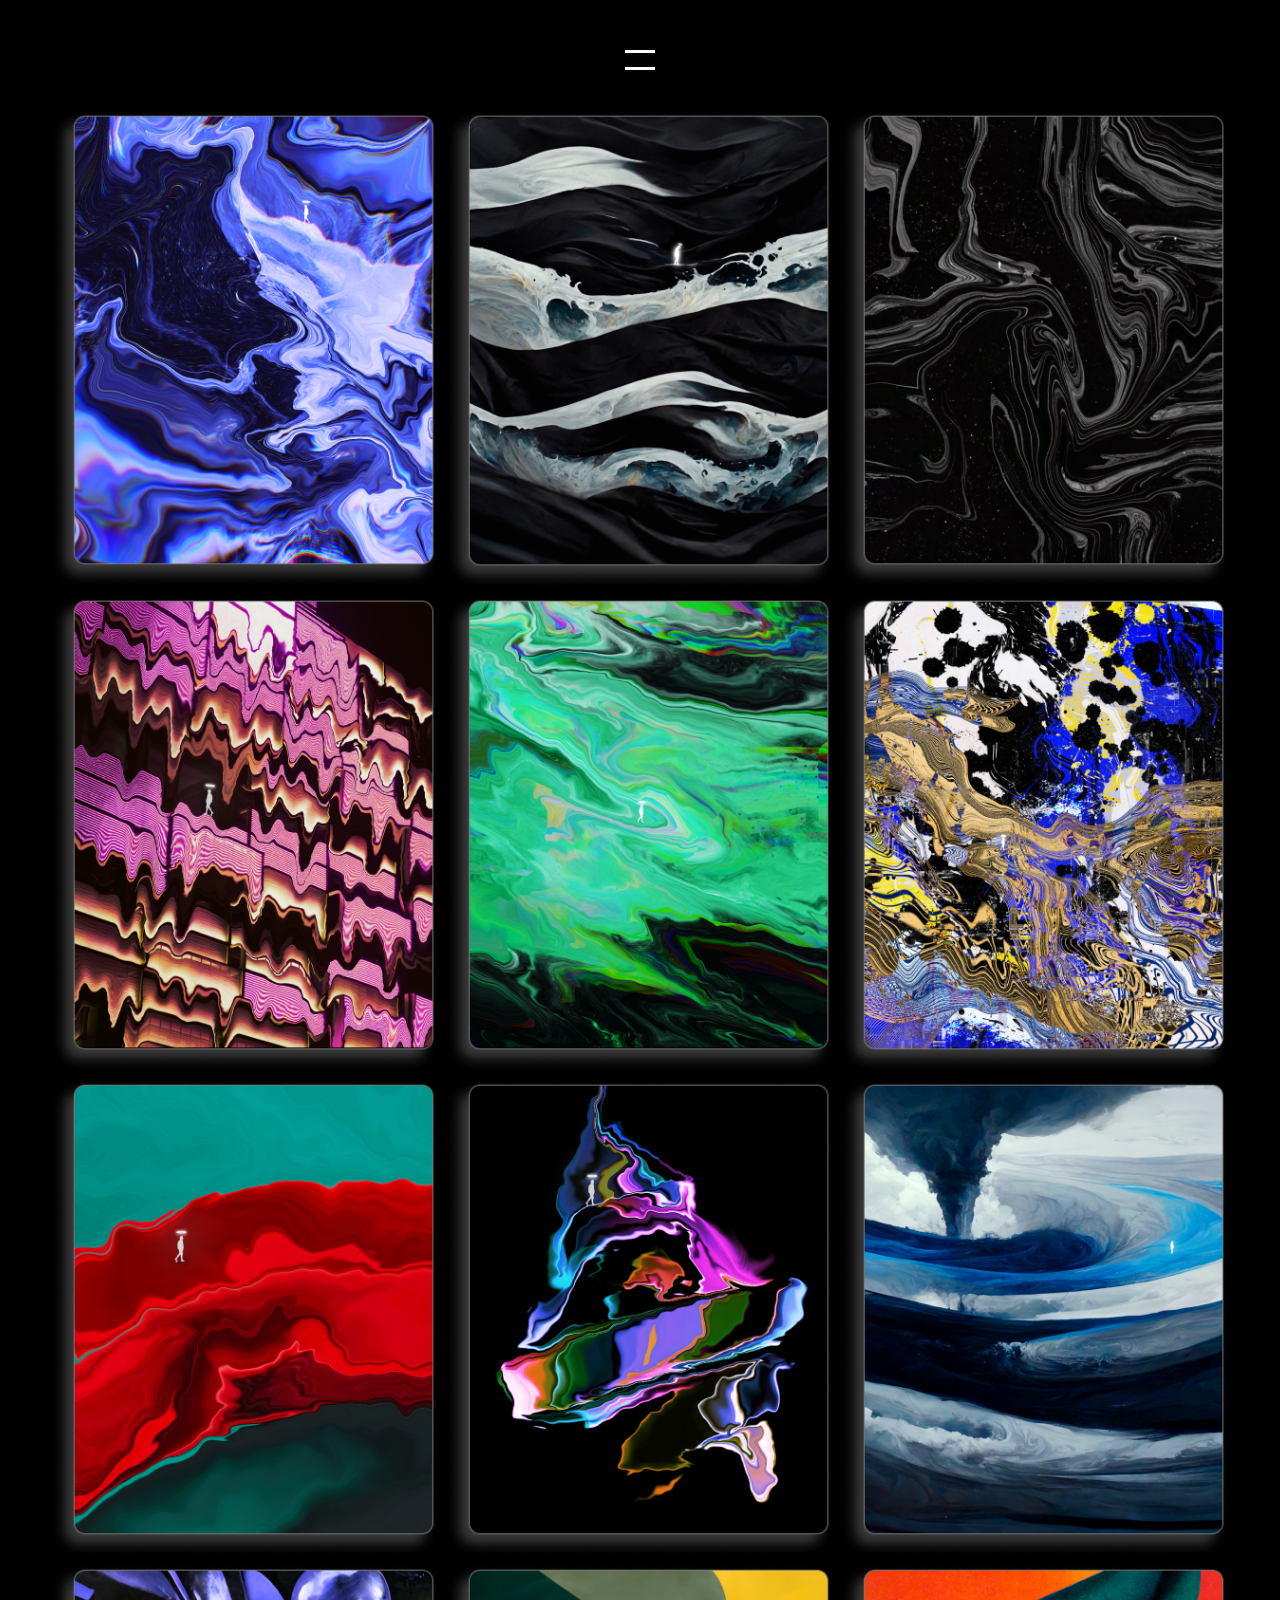
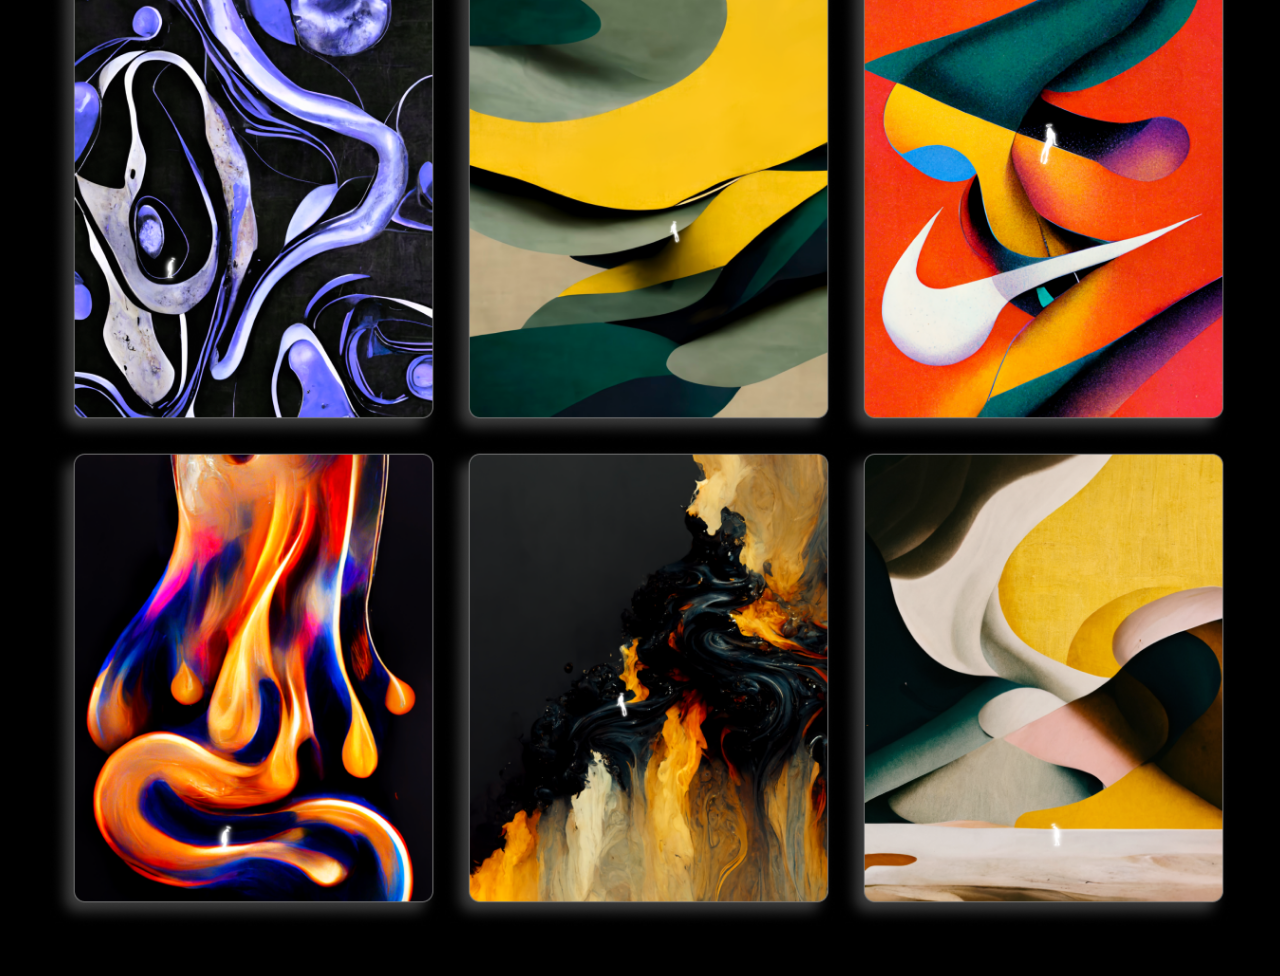
<file: season1.html>
<!DOCTYPE html>
<html lang="en">
<head>
    <meta charset="UTF-8">
    <meta name="viewport" content="width=device-width, initial-scale=1.0">
    <link rel="icon" href="Images/av-favi.png" type="image/x-icon">
    <title>Abstraverse - Season 1</title>
    <link rel="stylesheet" href="s1styles.css">
</head>
<body>
    <div id="menuIcon">
        <div class="bar"></div>
        <div class="bar"></div>
    </div>
    <div id="menuOverlay" class="hidden">
        <nav>
            <a href="index.html">Home</a>
            <a href="mission-statement.html">Core Ethos</a>
            <a href="streaming-ai.html">Streaming AI</a>
            <a href="club-content.html">Club Content</a>
            <a href="club-fashion.html">Club Fashion</a>
            <a href="about.html">About</a>
        </nav>
    </div>
    <main>
        <section class="image-grid">
            <img src="Images/av-1.png" alt="Image 1">
            <img src="Images/av-2.png" alt="Image 2">
            <img src="Images/av-3.png" alt="Image 3">
            <img src="Images/av-4.png" alt="Image 4">
            <img src="Images/av-5.png" alt="Image 5">
            <img src="Images/av-6.png" alt="Image 6">
            <img src="Images/av-7.png" alt="Image 7">
            <img src="Images/av-8.png" alt="Image 8">
            <img src="Images/av-9.png" alt="Image 9">
            <img src="Images/av-10.png" alt="Image 10">
            <img src="Images/av-11.png" alt="Image 11">
            <img src="Images/av-12.png" alt="Image 12">
            <img src="Images/av-13.png" alt="Image 13">
            <img src="Images/av-14.png" alt="Image 14">
            <img src="Images/av-15.png" alt="Image 15">
            <!-- Add more images as needed -->
        </section>
    </main>
    <script src="scripts.js"></script>
</body>
</html>
</file>
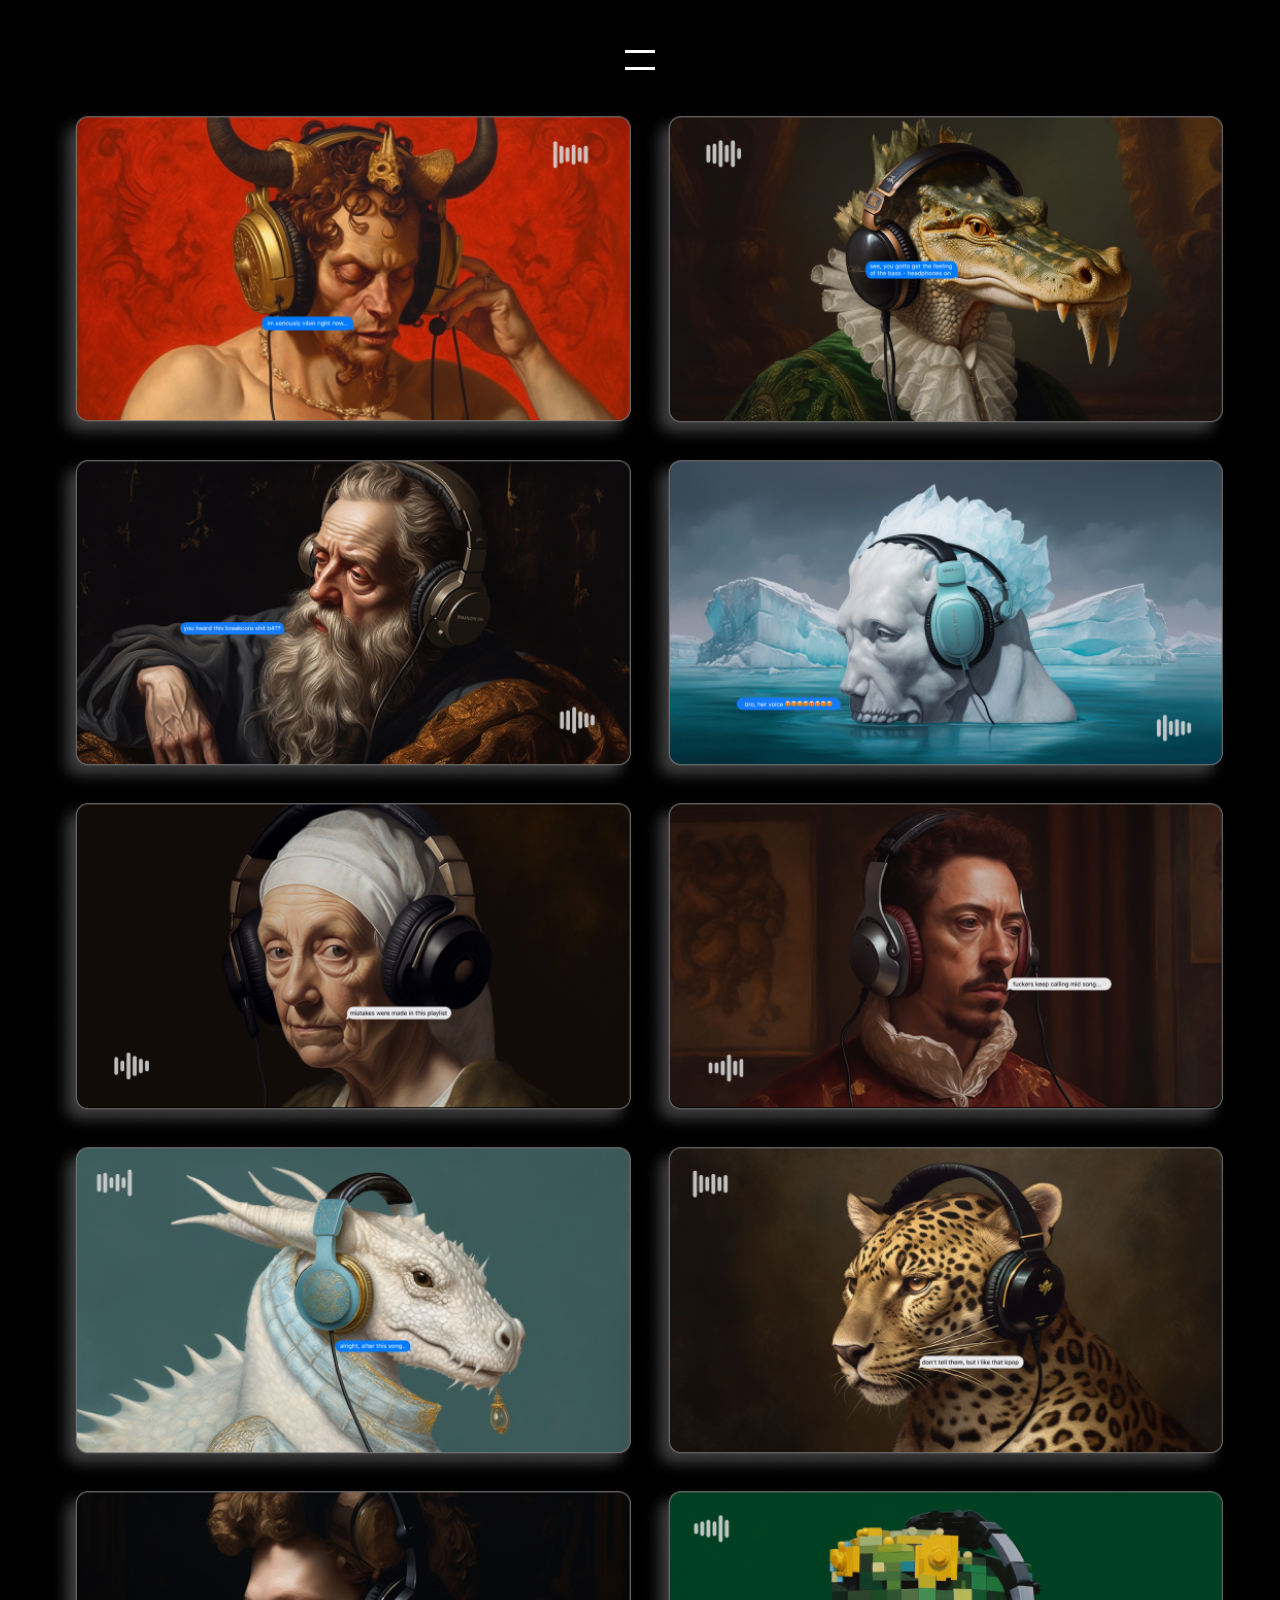
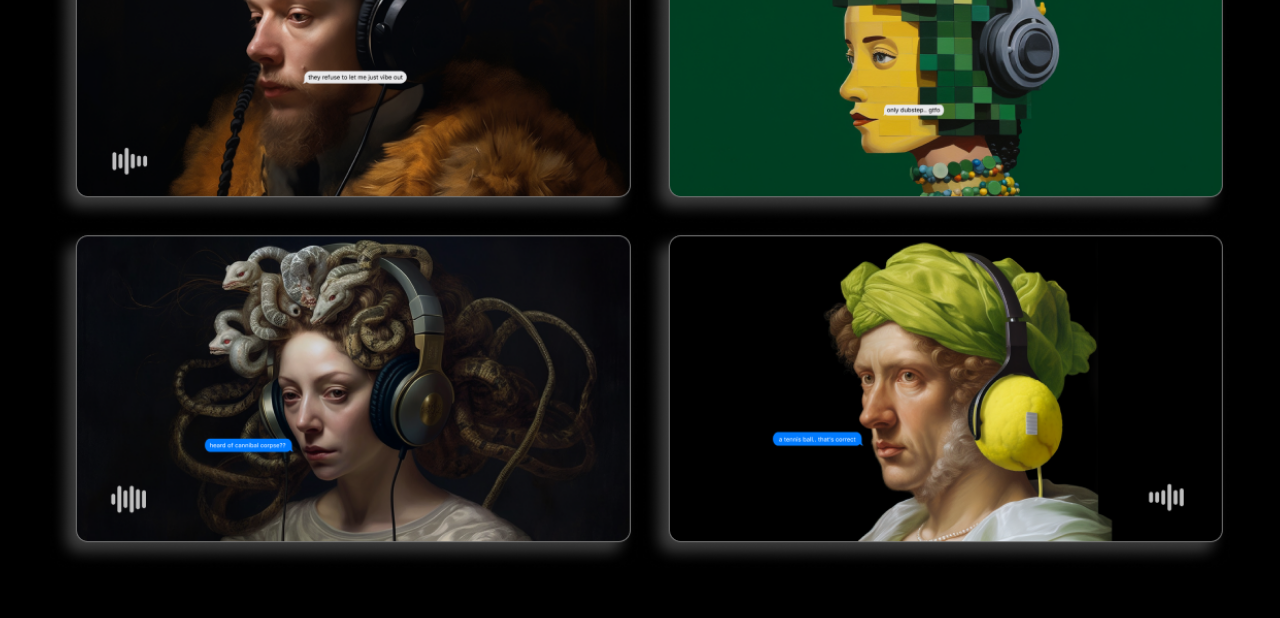
<file: streaming-ai.html>
<!DOCTYPE html>
<html lang="en">
<head>
    <meta charset="UTF-8">
    <meta name="viewport" content="width=device-width, initial-scale=1.0">
    <link rel="icon" href="Images/av-favi.png" type="image/x-icon">
    <title>Abstraverse - Streaming AI</title>
    <link rel="stylesheet" href="aistyles.css">
</head>
<body>
    <div id="menuIcon">
        <div class="bar"></div>
        <div class="bar"></div>
    </div>
    <div id="menuOverlay" class="hidden">
        <nav>
            <a href="index.html">Home</a>
            <a href="mission-statement.html">Core Ethos</a>
            <a href="season1.html">Season 1</a>
            <a href="club-content.html">Club Content</a>
            <a href="club-fashion.html">Club Fashion</a>
            <a href="about.html">About</a>
        </nav>
    </div>
    <main>
        <section class="image-grid">
            <img src="Images/ai-1.png" alt="Image 1">
            <img src="Images/ai-2.png" alt="Image 2">
            <img src="Images/ai-3.png" alt="Image 3">
            <img src="Images/ai-4.png" alt="Image 4">
            <img src="Images/ai-5.png" alt="Image 5">
            <img src="Images/ai-6.png" alt="Image 6">
            <img src="Images/ai-7.png" alt="Image 7">
            <img src="Images/ai-8.png" alt="Image 8">
            <img src="Images/ai-9.png" alt="Image 9">
            <img src="Images/ai-10.png" alt="Image 10">
            <img src="Images/ai-11.png" alt="Image 11">
            <img src="Images/ai-12.png" alt="Image 12">
            <!-- Add more images as needed -->
        </section>
    </main>
    <script src="scripts.js"></script>
</body>
</html>
</file>
<file: s1styles.css>
body {
    margin: 0;
    padding: 0;
    font-family: 'Inter', sans-serif;
    background-color: black;
    color: white;
    display: flex;
    flex-direction: column;
    min-height: 100vh;
}

main {
    padding: 50px;
    display: flex;
    justify-content: center;
    align-items: center;
    flex-grow: 1;
}

#menuIcon {
    display: flex;
    flex-direction: column;
    justify-content: space-between;
    width: 30px;
    height: 20px;
    position: absolute;
    top: 50px;
    left: 50%;
    transform: translateX(-50%);
    cursor: pointer;
    z-index: 10;
}

.bar {
    width: 100%;
    height: 3px;
    background-color: white;
}

#menuOverlay {
    position: fixed;
    top: 0;
    left: 0;
    width: 100%;
    height: 100%;
    background-color: rgba(0, 0, 0, 0.8);
    display: flex;
    justify-content: center;
    align-items: center;
    border: 4px solid white;
    box-shadow: 0 0 15px #ADADAD;
    z-index: 5;
}

#menuOverlay.hidden {
    display: none;
}

nav {
    display: flex;
    flex-direction: column;
    gap: 15px;
    font-family: 'SF UI Text', sans-serif;
    font-size: 24px;
}

nav a {
    text-decoration: none;
    color: white;
    text-align: center;
}

.hidden {
    display: none !important;
}
    
nav a:hover {
    color: #ccff00;
    transform: scale(1.1);
    transition: color 0.3s ease, transform 0.3s ease;
}

.image-grid {
    display: grid;
    grid-template-columns: repeat(3, 1fr);
    gap: 5px;
    width: 100%;
    max-width: 1200px;
    padding-top: 5%;
}

.image-grid img {
    width: 100%;
}

.image-grid img:hover {
    transform: scale(1.05);
    transition: transform 0.3s ease;
}


/* Responsive styling for mobile devices */
@media screen and (max-width: 768px) {
    .image-grid {
        grid-template-columns: 1fr;
        padding-top: 15%;
    }
}
</file>
<file: aistyles.css>
body {
    margin: 0;
    padding: 0;
    font-family: 'Inter', sans-serif;
    background-color: black;
    color: white;
    display: flex;
    flex-direction: column;
    min-height: 100vh;
}

main {
    padding: 50px;
    display: flex;
    justify-content: center;
    align-items: center;
    flex-grow: 1;
}

#menuIcon {
    display: flex;
    flex-direction: column;
    justify-content: space-between;
    width: 30px;
    height: 20px;
    position: absolute;
    top: 50px;
    left: 50%;
    transform: translateX(-50%);
    cursor: pointer;
    z-index: 10;
}

.bar {
    width: 100%;
    height: 3px;
    background-color: white;
}

#menuOverlay {
    position: fixed;
    top: 0;
    left: 0;
    width: 100%;
    height: 100%;
    background-color: rgba(0, 0, 0, 0.8);
    display: flex;
    justify-content: center;
    align-items: center;
    border: 4px solid white;
    box-shadow: 0 0 15px #ADADAD;
    z-index: 5;
}

#menuOverlay.hidden {
    display: none;
}

nav {
    display: flex;
    flex-direction: column;
    gap: 15px;
    font-family: 'SF UI Text', sans-serif;
    font-size: 24px;
}

nav a {
    text-decoration: none;
    color: white;
    text-align: center;
}

.hidden {
    display: none !important;
}
    
nav a:hover {
    color: #cf0;
    transform: scale(1.1);
    transition: color 0.3s ease, transform 0.3s ease;
}

.image-grid {
    display: grid;
    grid-template-columns: repeat(2, 1fr);
    gap: 5px;
    width: 100%;
    max-width: 1200px;
    padding-top: 5%;
}

.image-grid img {
    width: 100%;
}

.image-grid img:hover {
    transform: scale(1.05);
    transition: transform 0.3s ease;
}

/* Responsive styling for mobile devices */
@media screen and (max-width: 768px) {
    .image-grid {
        grid-template-columns: 1fr;
        padding-top: 15%;
    }
}
</file>
